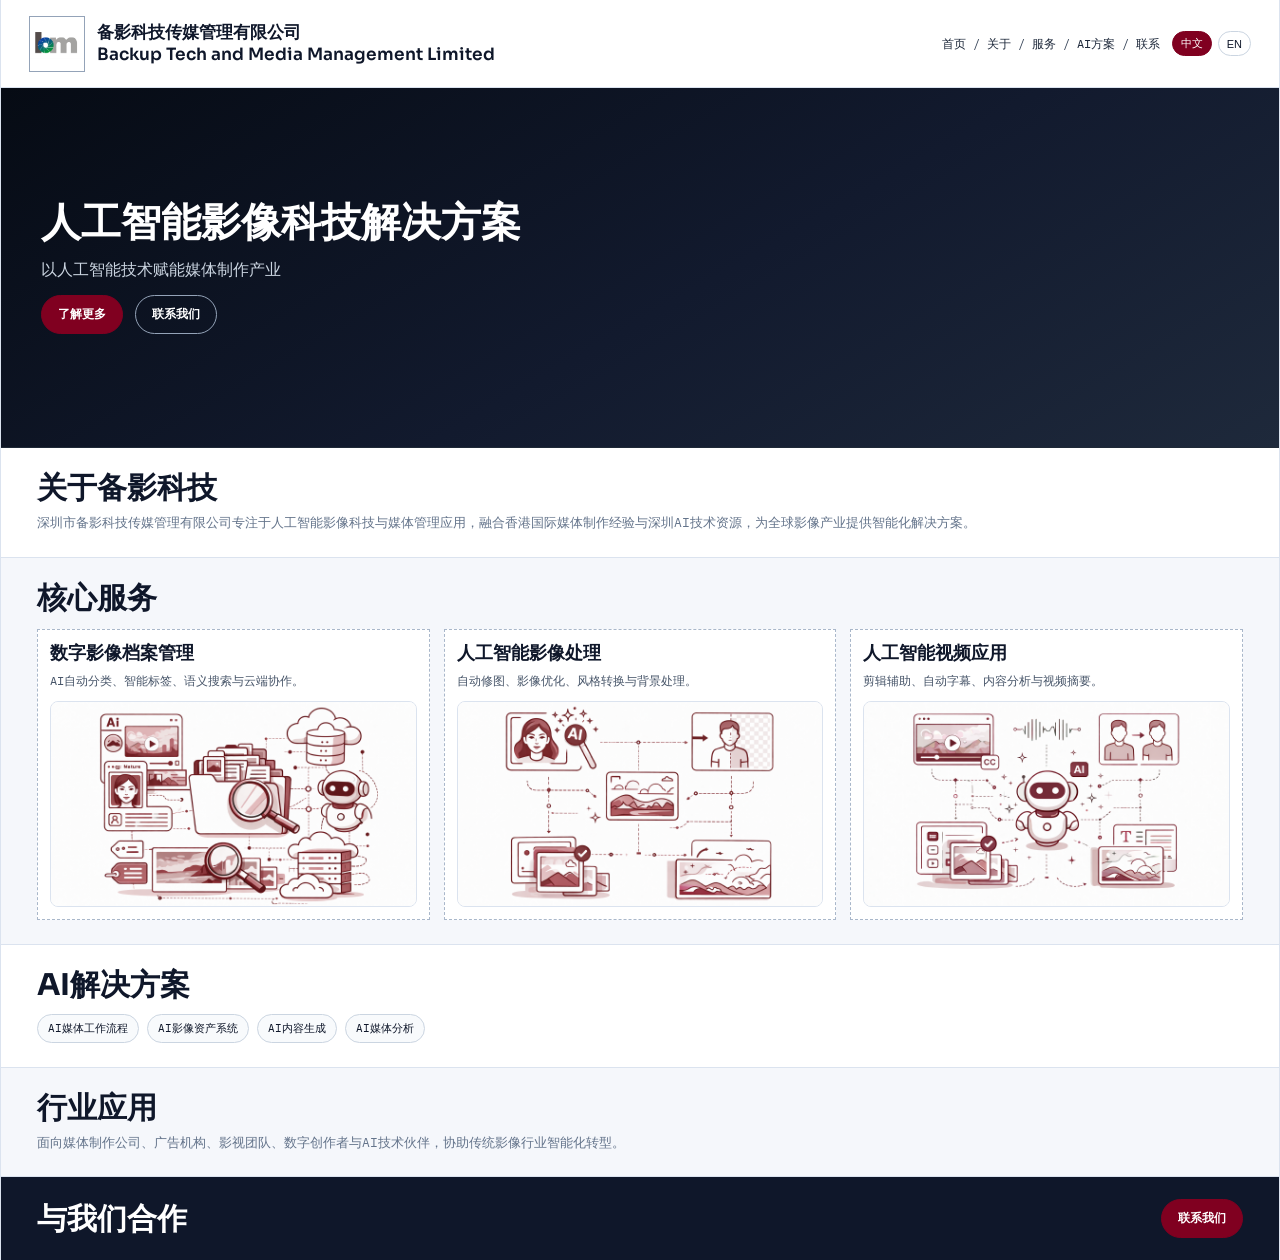
<file: index.html>
<!doctype html>
<html lang="zh-CN">
<head>
  <meta charset="utf-8" />
  <meta name="viewport" content="width=device-width,initial-scale=1" />
  <title>首页 - Backup Tech</title>
  <link rel="preconnect" href="https://fonts.googleapis.com" />
  <link rel="preconnect" href="https://fonts.gstatic.com" crossorigin />
  <link href="https://fonts.googleapis.com/css2?family=Sora:wght@600&family=IBM+Plex+Mono:wght@400;500&display=swap" rel="stylesheet" />
  <link rel="stylesheet" href="./styles.css" />
</head>
<body>
  <div class="site">
    <header class="top">
      <div class="brand"><div class="logo-box"><img src="./logo.jpeg" alt="Backup Tech Logo" /></div><span data-i18n-key="brand"></span></div>
      <div class="top-right">
        <div class="menu">
          <a href="./index.html" data-i18n-key="nav_home"></a> /
          <a href="./about.html" data-i18n-key="nav_about"></a> /
          <a href="./services.html" data-i18n-key="nav_services"></a> /
          <a href="./ai-solutions.html" data-i18n-key="nav_ai"></a> /
          <a href="./contact-chatbot.html" data-i18n-key="nav_contact"></a>
        </div>
        <div class="lang-toggle">
          <button class="lang-btn" type="button" data-lang-switch="zh">中文</button>
          <button class="lang-btn" type="button" data-lang-switch="en">EN</button>
        </div>
      </div>
    </header>

    <section class="hero">
      <h1 data-i18n-key="hero_title"></h1>
      <p data-i18n-key="hero_sub"></p>
      <div class="btns">
        <a class="btn primary" href="./about.html" data-i18n-key="hero_btn_1"></a>
        <a class="btn secondary" href="./contact-chatbot.html" data-i18n-key="hero_btn_2"></a>
      </div>
    </section>

    <section class="sec white">
      <h2 data-i18n-key="about_title"></h2>
      <p class="sub" data-i18n-key="about_text"></p>
    </section>

    <section class="sec">
      <h2 data-i18n-key="services_title"></h2>
      <div class="cards">
        <div class="card">
          <h3 data-i18n-key="svc_1_t"></h3>
          <p data-i18n-key="svc_1_d"></p>
          <img class="card-media" src="./image/index_files.png" alt="数字影像档案管理示意图" />
        </div>
        <div class="card">
          <h3 data-i18n-key="svc_2_t"></h3>
          <p data-i18n-key="svc_2_d"></p>
          <img class="card-media" src="./image/index_image.png" alt="人工智能影像处理示意图" />
        </div>
        <div class="card">
          <h3 data-i18n-key="svc_3_t"></h3>
          <p data-i18n-key="svc_3_d"></p>
          <img class="card-media" src="./image/index_video.png" alt="人工智能视频应用示意图" />
        </div>
      </div>
    </section>

    <section class="sec white">
      <h2 data-i18n-key="ai_title"></h2>
      <div class="chips">
        <span class="chip" data-i18n-key="ai_chip_1"></span>
        <span class="chip" data-i18n-key="ai_chip_2"></span>
        <span class="chip" data-i18n-key="ai_chip_3"></span>
        <span class="chip" data-i18n-key="ai_chip_4"></span>
      </div>
    </section>

    <section class="sec">
      <h2 data-i18n-key="industry_title"></h2>
      <p class="sub" data-i18n-key="industry_text"></p>
    </section>

    <section class="cta">
      <h3 data-i18n-key="cta_title"></h3>
      <a class="btn primary" href="./contact-chatbot.html" data-i18n-key="cta_btn"></a>
    </section>
  </div>

  <script>
    window.I18N = {
      zh: {
        __title: '首页 - Backup Tech',
        brand: '备影科技传媒管理有限公司<br>Backup Tech and Media Management Limited',
        nav_home: '首页', nav_about: '关于', nav_services: '服务', nav_ai: 'AI方案', nav_contact: '联系',
        hero_title: '人工智能影像科技解决方案',
        hero_sub: '以人工智能技术赋能媒体制作产业',
        hero_btn_1: '了解更多', hero_btn_2: '联系我们',
        about_title: '关于备影科技',
        about_text: '深圳市备影科技传媒管理有限公司专注于人工智能影像科技与媒体管理应用，融合香港国际媒体制作经验与深圳AI技术资源，为全球影像产业提供智能化解决方案。',
        services_title: '核心服务',
        svc_1_t: '数字影像档案管理', svc_1_d: 'AI自动分类、智能标签、语义搜索与云端协作。',
        svc_2_t: '人工智能影像处理', svc_2_d: '自动修图、影像优化、风格转换与背景处理。',
        svc_3_t: '人工智能视频应用', svc_3_d: '剪辑辅助、自动字幕、内容分析与视频摘要。',
        ai_title: 'AI解决方案',
        ai_chip_1: 'AI媒体工作流程', ai_chip_2: 'AI影像资产系统', ai_chip_3: 'AI内容生成', ai_chip_4: 'AI媒体分析',
        industry_title: '行业应用',
        industry_text: '面向媒体制作公司、广告机构、影视团队、数字创作者与AI技术伙伴，协助传统影像行业智能化转型。',
        cta_title: '与我们合作', cta_btn: '联系我们'
      },
      en: {
        __title: 'Home - Backup Tech',
        brand: 'Backup Tech and Media Management Limited<br>备影科技传媒管理有限公司',
        nav_home: 'Home', nav_about: 'About', nav_services: 'Services', nav_ai: 'AI Solutions', nav_contact: 'Contact',
        hero_title: 'AI-Powered Visual Media Technology',
        hero_sub: 'Empowering the media production industry with AI technology.',
        hero_btn_1: 'Learn More', hero_btn_2: 'Contact Us',
        about_title: 'About Backup Tech',
        about_text: 'Backup Tech and Media Management Limited focuses on AI visual media technology and media workflow innovation, combining Hong Kong production expertise with Shenzhen AI resources for global media teams.',
        services_title: 'Our Services',
        svc_1_t: 'Digital Media Asset Management', svc_1_d: 'AI auto-tagging, semantic search, and cloud collaboration.',
        svc_2_t: 'AI Image Processing', svc_2_d: 'Automatic retouching, enhancement, style transfer, and background processing.',
        svc_3_t: 'AI Video Applications', svc_3_d: 'Editing assistance, auto subtitles, content analysis, and summaries.',
        ai_title: 'AI Solutions',
        ai_chip_1: 'AI Media Workflow', ai_chip_2: 'AI Asset Intelligence', ai_chip_3: 'AI Content Generation', ai_chip_4: 'AI Media Analysis',
        industry_title: 'Industry Applications',
        industry_text: 'Serving media production houses, advertising agencies, film studios, digital creators, and AI technology partners.',
        cta_title: 'Work With Us', cta_btn: 'Contact Us'
      }
    };
  </script>
  <script src="./i18n.js"></script>
</body>
</html>
</file>
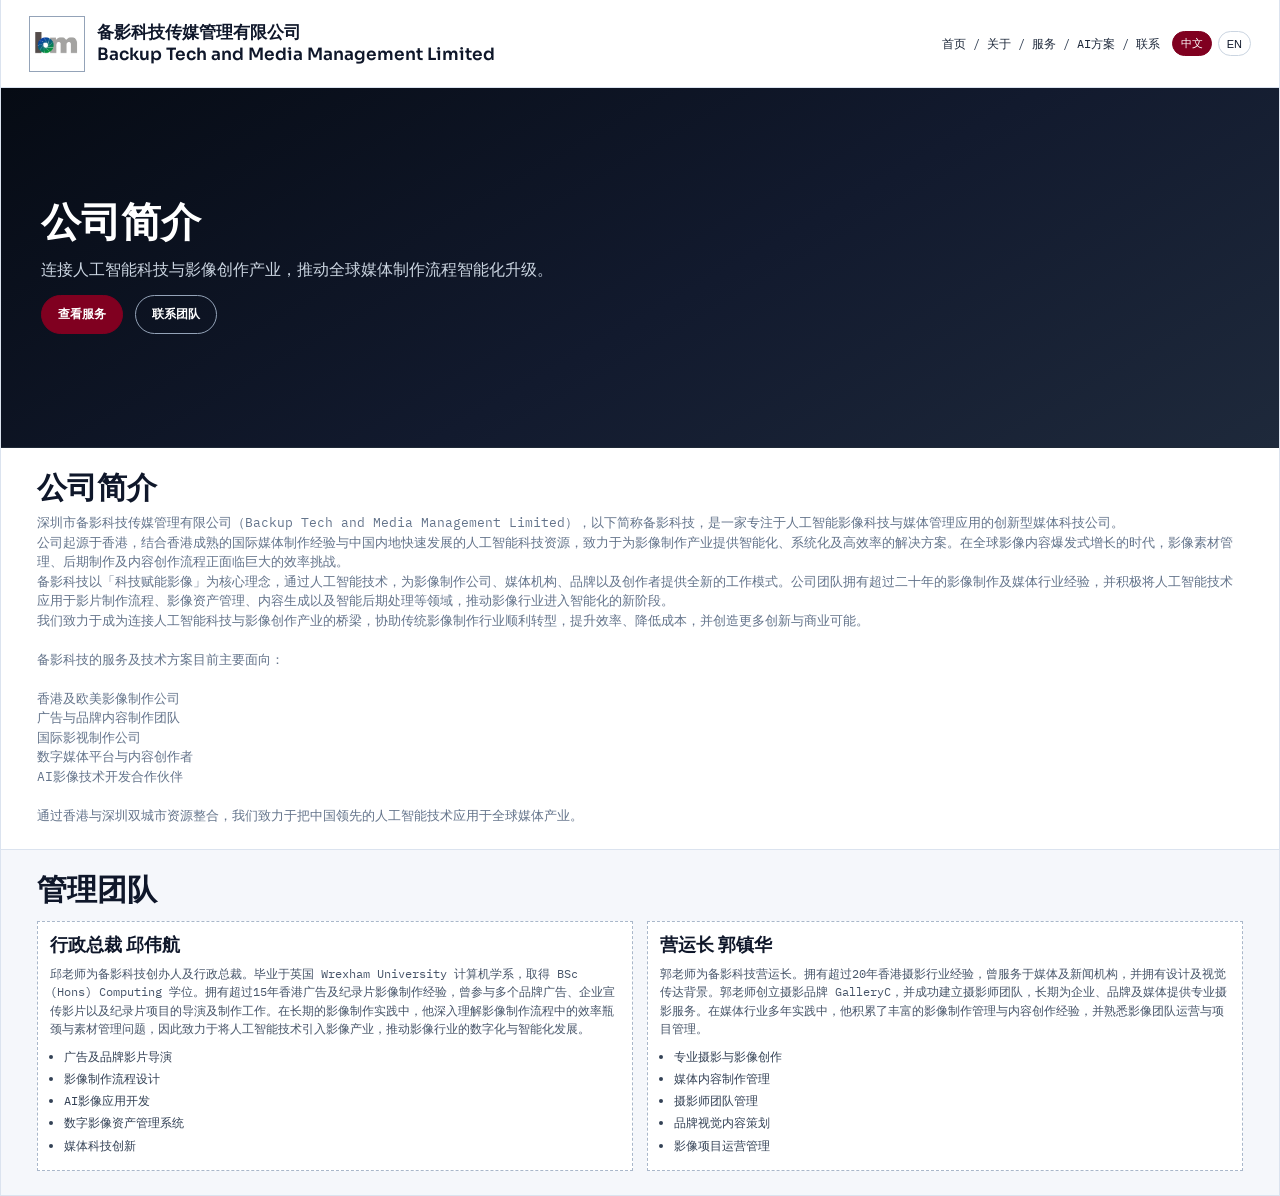
<file: about.html>
<!doctype html>
<html lang="zh-CN">
<head>
  <meta charset="utf-8" />
  <meta name="viewport" content="width=device-width,initial-scale=1" />
  <title>关于 - Backup Tech</title>
  <link rel="preconnect" href="https://fonts.googleapis.com" />
  <link rel="preconnect" href="https://fonts.gstatic.com" crossorigin />
  <link href="https://fonts.googleapis.com/css2?family=Sora:wght@600&family=IBM+Plex+Mono:wght@400;500&display=swap" rel="stylesheet" />
  <link rel="stylesheet" href="./styles.css" />
</head>
<body>
  <div class="site">
    <header class="top">
      <div class="brand"><div class="logo-box"><img src="./logo.jpeg" alt="Backup Tech Logo" /></div><span data-i18n-key="brand"></span></div>
      <div class="top-right">
        <div class="menu">
          <a href="./index.html" data-i18n-key="nav_home"></a> /
          <a href="./about.html" data-i18n-key="nav_about"></a> /
          <a href="./services.html" data-i18n-key="nav_services"></a> /
          <a href="./ai-solutions.html" data-i18n-key="nav_ai"></a> /
          <a href="./contact-chatbot.html" data-i18n-key="nav_contact"></a>
        </div>
        <div class="lang-toggle"><button class="lang-btn" type="button" data-lang-switch="zh">中文</button><button class="lang-btn" type="button" data-lang-switch="en">EN</button></div>
      </div>
    </header>

    <section class="hero">
      <h1 data-i18n-key="hero_title"></h1>
      <p data-i18n-key="hero_sub"></p>
      <div class="btns">
        <a class="btn primary" href="./services.html" data-i18n-key="hero_btn_1"></a>
        <a class="btn secondary" href="./contact-chatbot.html" data-i18n-key="hero_btn_2"></a>
      </div>
    </section>

    <section class="sec white"><h2 data-i18n-key="overview_title"></h2><p class="sub" data-i18n-key="overview_text"></p></section>

    <section class="sec">
      <h2 data-i18n-key="team_title"></h2>
      <div class="cards grid2">
        <div class="card">
          <h3 data-i18n-key="ceo_title"></h3>
          <p data-i18n-key="ceo_desc"></p>
          <ul class="list">
            <li data-i18n-key="ceo_l1"></li><li data-i18n-key="ceo_l2"></li><li data-i18n-key="ceo_l3"></li><li data-i18n-key="ceo_l4"></li><li data-i18n-key="ceo_l5"></li>
          </ul>
        </div>
        <div class="card">
          <h3 data-i18n-key="coo_title"></h3>
          <p data-i18n-key="coo_desc"></p>
          <ul class="list">
            <li data-i18n-key="coo_l1"></li><li data-i18n-key="coo_l2"></li><li data-i18n-key="coo_l3"></li><li data-i18n-key="coo_l4"></li><li data-i18n-key="coo_l5"></li>
          </ul>
        </div>
      </div>
    </section>
  </div>

  <script>
    window.I18N = {
      zh: {
        __title: '关于 - Backup Tech',
        brand: '备影科技传媒管理有限公司<br>Backup Tech and Media Management Limited',
        nav_home: '首页', nav_about: '关于', nav_services: '服务', nav_ai: 'AI方案', nav_contact: '联系',
        hero_title: '公司简介', hero_sub: '连接人工智能科技与影像创作产业，推动全球媒体制作流程智能化升级。', hero_btn_1: '查看服务', hero_btn_2: '联系团队',
        overview_title: '公司简介', overview_text: '深圳市备影科技传媒管理有限公司（Backup Tech and Media Management Limited），以下简称备影科技，是一家专注于人工智能影像科技与媒体管理应用的创新型媒体科技公司。<br>公司起源于香港，结合香港成熟的国际媒体制作经验与中国内地快速发展的人工智能科技资源，致力于为影像制作产业提供智能化、系统化及高效率的解决方案。在全球影像内容爆发式增长的时代，影像素材管理、后期制作及内容创作流程正面临巨大的效率挑战。<br>备影科技以「科技赋能影像」为核心理念，通过人工智能技术，为影像制作公司、媒体机构、品牌以及创作者提供全新的工作模式。公司团队拥有超过二十年的影像制作及媒体行业经验，并积极将人工智能技术应用于影片制作流程、影像资产管理、内容生成以及智能后期处理等领域，推动影像行业进入智能化的新阶段。<br>我们致力于成为连接人工智能科技与影像创作产业的桥梁，协助传统影像制作行业顺利转型，提升效率、降低成本，并创造更多创新与商业可能。<br><br>备影科技的服务及技术方案目前主要面向：<br><br>香港及欧美影像制作公司<br>广告与品牌内容制作团队<br>国际影视制作公司<br>数字媒体平台与内容创作者<br>AI影像技术开发合作伙伴<br><br>通过香港与深圳双城市资源整合，我们致力于把中国领先的人工智能技术应用于全球媒体产业。',
        team_title: '管理团队',
        ceo_title: '行政总裁 邱伟航', ceo_desc: '邱老师为备影科技创办人及行政总裁。毕业于英国 Wrexham University 计算机学系，取得 BSc (Hons) Computing 学位。拥有超过15年香港广告及纪录片影像制作经验，曾参与多个品牌广告、企业宣传影片以及纪录片项目的导演及制作工作。在长期的影像制作实践中，他深入理解影像制作流程中的效率瓶颈与素材管理问题，因此致力于将人工智能技术引入影像产业，推动影像行业的数字化与智能化发展。',
        ceo_l1: '广告及品牌影片导演', ceo_l2: '影像制作流程设计', ceo_l3: 'AI影像应用开发', ceo_l4: '数字影像资产管理系统', ceo_l5: '媒体科技创新',
        coo_title: '营运长 郭镇华', coo_desc: '郭老师为备影科技营运长。拥有超过20年香港摄影行业经验，曾服务于媒体及新闻机构，并拥有设计及视觉传达背景。郭老师创立摄影品牌 GalleryC，并成功建立摄影师团队，长期为企业、品牌及媒体提供专业摄影服务。在媒体行业多年实践中，他积累了丰富的影像制作管理与内容创作经验，并熟悉影像团队运营与项目管理。',
        coo_l1: '专业摄影与影像创作', coo_l2: '媒体内容制作管理', coo_l3: '摄影师团队管理', coo_l4: '品牌视觉内容策划', coo_l5: '影像项目运营管理'
      },
      en: {
        __title: 'About - Backup Tech',
        brand: 'Backup Tech and Media Management Limited<br>备影科技传媒管理有限公司',
        nav_home: 'Home', nav_about: 'About', nav_services: 'Services', nav_ai: 'AI Solutions', nav_contact: 'Contact',
        hero_title: 'Company Profile', hero_sub: 'Connecting AI technology with the visual content creation industry to drive intelligent upgrades across global media production workflows.', hero_btn_1: 'Explore Services', hero_btn_2: 'Contact Team',
        overview_title: 'Company Profile', overview_text: 'Shenzhen Backup Tech and Media Management Limited (Backup Tech and Media Management Limited), hereinafter referred to as Backup Tech, is an innovative media technology company focused on AI visual technology and media management applications.<br>Originating in Hong Kong, the company combines Hong Kong&rsquo;s mature international media production experience with Mainland China&rsquo;s rapidly developing AI technology resources, and is committed to providing intelligent, systematic, and highly efficient solutions for the visual production industry. In an era of explosive growth in global visual content, media asset management, post-production, and content creation workflows are facing significant efficiency challenges.<br>With the core philosophy of &ldquo;Empowering Visual Media Through Technology,&rdquo; Backup Tech uses AI technology to provide production companies, media organizations, brands, and creators with entirely new ways of working. The team brings over 20 years of experience in visual production and media, and actively applies AI to film production workflows, visual asset management, content generation, and intelligent post-production, helping the industry enter a new stage of intelligence.<br>We are committed to becoming the bridge between AI technology and the visual content creation industry, helping traditional visual production teams transition smoothly, improve efficiency, reduce costs, and create more room for innovation and business growth.<br><br>Backup Tech&rsquo;s services and technology solutions are currently focused on:<br><br>Visual production companies in Hong Kong, Europe, and the United States<br>Advertising and branded content production teams<br>International film and television production companies<br>Digital media platforms and content creators<br>AI visual technology development partners<br><br>Through integrated resources across Hong Kong and Shenzhen, we are committed to applying China&rsquo;s leading AI technology to the global media industry.',
        vision_title: 'Vision', vision_text: 'To become the bridge between AI technology and the visual media industry worldwide.',
        mission_title: 'Mission', mission_text: 'Help traditional media teams transform, improve efficiency, reduce costs, and unlock new business opportunities.',
        team_title: 'Management Team',
        ceo_title: 'CEO Tarrison Yau', ceo_desc: 'Mr. Yau is the founder and CEO of Backup Tech. He graduated from the Department of Computing at Wrexham University (UK) with a BSc (Hons) Computing degree. He has over 15 years of experience in Hong Kong advertising and documentary production, and has directed and produced multiple brand commercials, corporate films, and documentary projects. Through long-term production practice, he developed deep insight into workflow bottlenecks and asset management challenges in visual production, which drives his commitment to introducing AI technology into the industry and advancing its digital and intelligent transformation.',
        ceo_l1: 'Commercial and brand film direction', ceo_l2: 'Production workflow design', ceo_l3: 'AI visual application development', ceo_l4: 'Digital asset management systems', ceo_l5: 'Media technology innovation',
        coo_title: 'COO Billy Kwok', coo_desc: 'Mr. Kwok is the COO of Backup Tech. He has over 20 years of experience in Hong Kong&rsquo;s photography industry, with a background in media and news organizations, as well as design and visual communication. He founded the photography brand GalleryC and successfully built a photographer team that has long provided professional photography services for enterprises, brands, and media organizations. Years of hands-on work in the media industry have given him extensive experience in production management and content creation, along with deep familiarity with team operations and project management in visual media.',
        coo_l1: 'Professional photography and visual creation', coo_l2: 'Media content production management', coo_l3: 'Photographer team management', coo_l4: 'Brand visual content planning', coo_l5: 'Project operations management'
      }
    };
  </script>
  <script src="./i18n.js"></script>
</body>
</html>
</file>
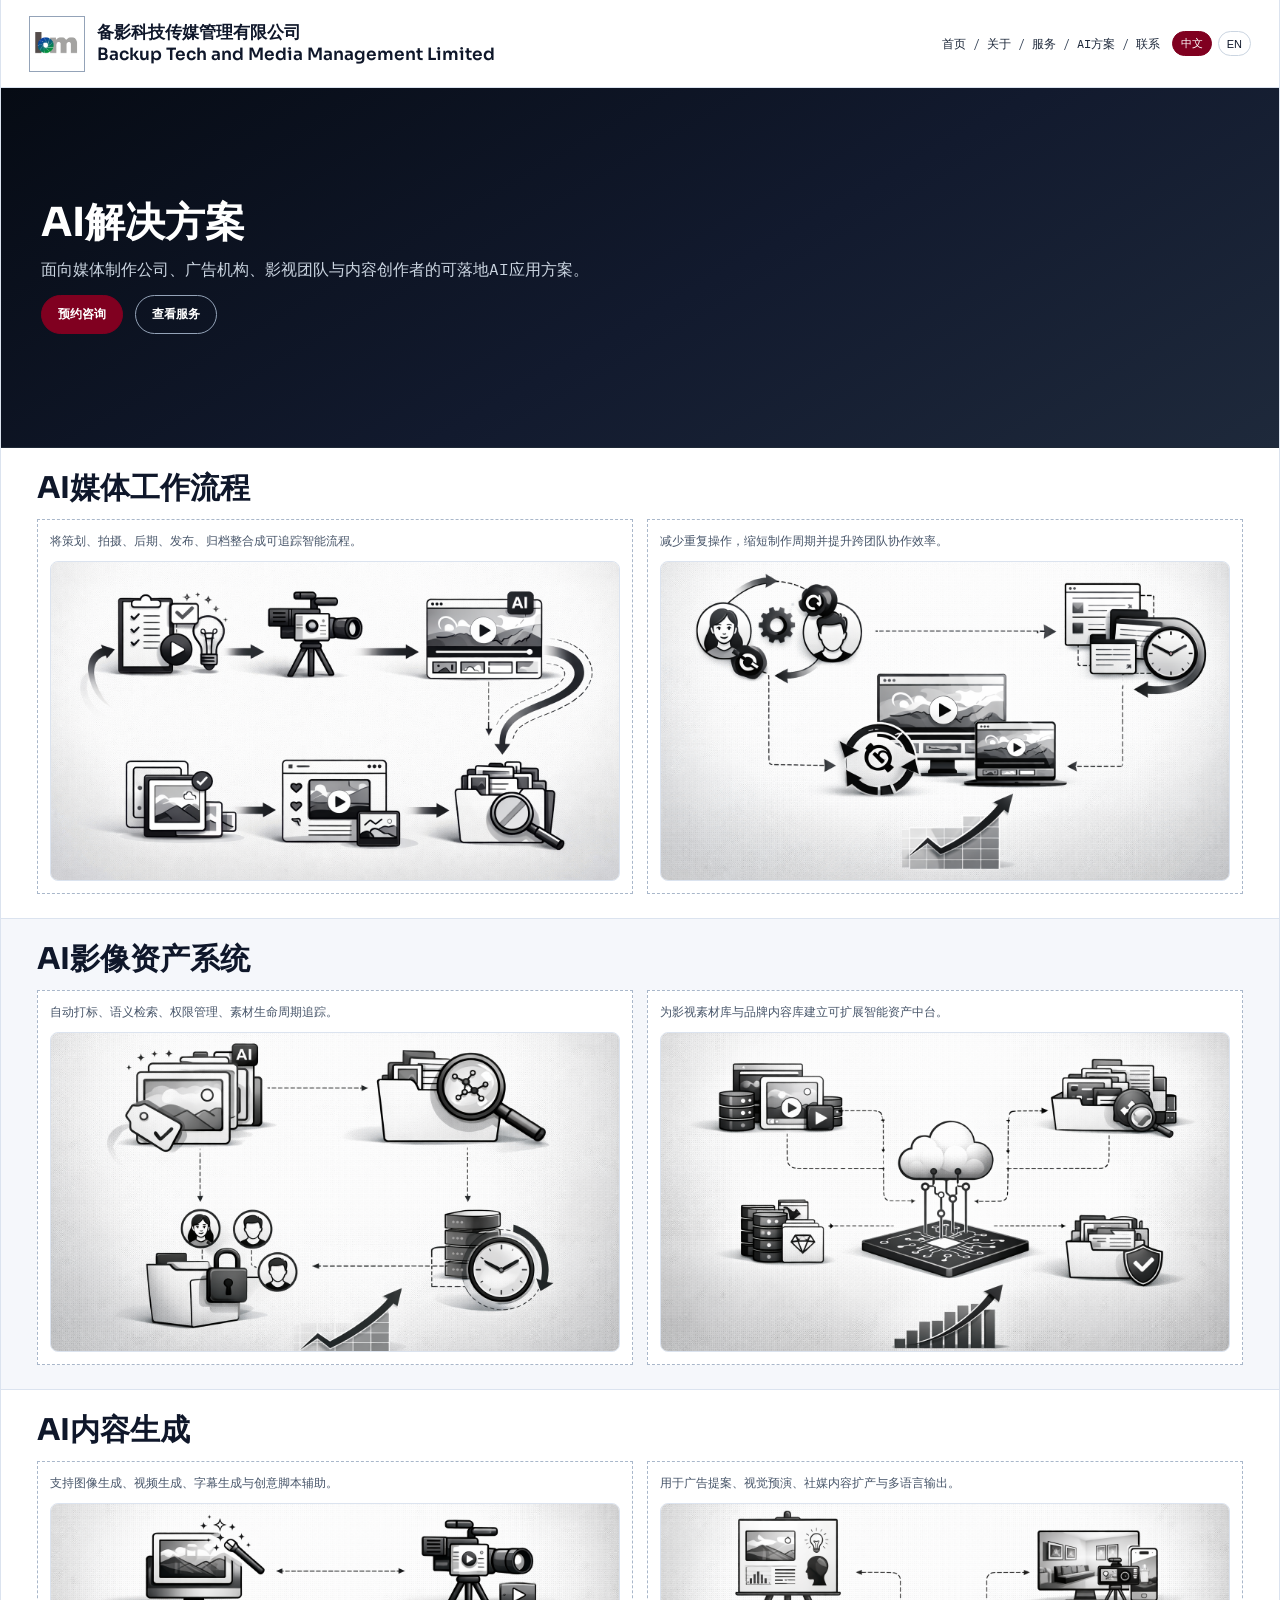
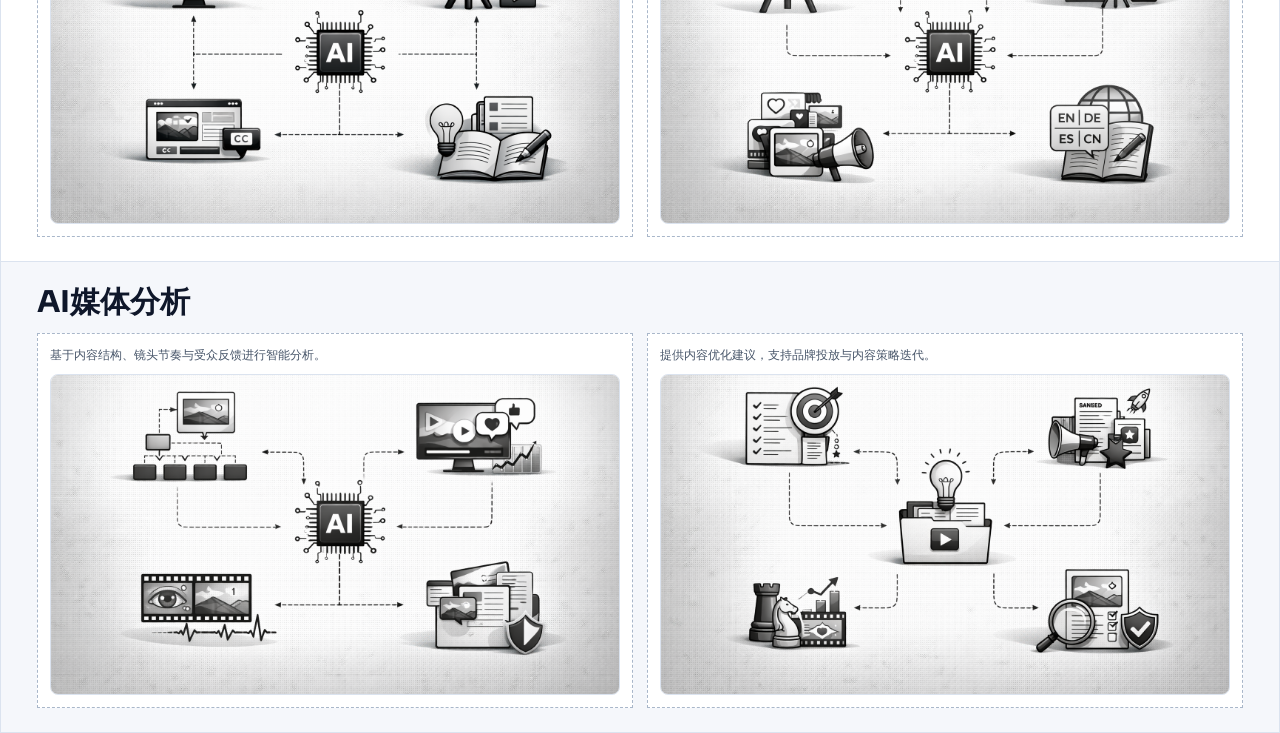
<file: ai-solutions.html>
<!doctype html>
<html lang="zh-CN">
<head>
  <meta charset="utf-8" />
  <meta name="viewport" content="width=device-width,initial-scale=1" />
  <title>AI方案 - Backup Tech</title>
  <link rel="preconnect" href="https://fonts.googleapis.com" />
  <link rel="preconnect" href="https://fonts.gstatic.com" crossorigin />
  <link href="https://fonts.googleapis.com/css2?family=Sora:wght@600&family=IBM+Plex+Mono:wght@400;500&display=swap" rel="stylesheet" />
  <link rel="stylesheet" href="./styles.css" />
</head>
<body>
  <div class="site">
    <header class="top">
      <div class="brand"><div class="logo-box"><img src="./logo.jpeg" alt="Backup Tech Logo" /></div><span data-i18n-key="brand"></span></div>
      <div class="top-right"><div class="menu"><a href="./index.html" data-i18n-key="nav_home"></a> / <a href="./about.html" data-i18n-key="nav_about"></a> / <a href="./services.html" data-i18n-key="nav_services"></a> / <a href="./ai-solutions.html" data-i18n-key="nav_ai"></a> / <a href="./contact-chatbot.html" data-i18n-key="nav_contact"></a></div><div class="lang-toggle"><button class="lang-btn" type="button" data-lang-switch="zh">中文</button><button class="lang-btn" type="button" data-lang-switch="en">EN</button></div></div>
    </header>

    <section class="hero"><h1 data-i18n-key="hero_title"></h1><p data-i18n-key="hero_sub"></p><div class="btns"><a class="btn primary" href="./contact-chatbot.html" data-i18n-key="hero_btn_1"></a><a class="btn secondary" href="./services.html" data-i18n-key="hero_btn_2"></a></div></section>
    <section class="sec white">
      <h2 data-i18n-key="a1_title"></h2>
      <div class="cards grid2">
        <div class="card"><p data-i18n-key="a1_d1"></p><img class="card-media" src="./image/ai_A1_left.png" alt="AI媒体工作流程左侧示意图" /></div>
        <div class="card"><p data-i18n-key="a1_d2"></p><img class="card-media" src="./image/ai_A2_right.png" alt="AI媒体工作流程右侧示意图" /></div>
      </div>
    </section>
    <section class="sec">
      <h2 data-i18n-key="a2_title"></h2>
      <div class="cards grid2">
        <div class="card"><p data-i18n-key="a2_d1"></p><img class="card-media" src="./image/ai_B1_left.png" alt="AI影像资产系统左侧示意图" /></div>
        <div class="card"><p data-i18n-key="a2_d2"></p><img class="card-media" src="./image/ai_B2_right.png" alt="AI影像资产系统右侧示意图" /></div>
      </div>
    </section>
    <section class="sec white">
      <h2 data-i18n-key="a3_title"></h2>
      <div class="cards grid2">
        <div class="card"><p data-i18n-key="a3_d1"></p><img class="card-media" src="./image/ai_C1_left.png" alt="AI内容生成左侧示意图" /></div>
        <div class="card"><p data-i18n-key="a3_d2"></p><img class="card-media" src="./image/ai_C2_right.png" alt="AI内容生成右侧示意图" /></div>
      </div>
    </section>
    <section class="sec">
      <h2 data-i18n-key="a4_title"></h2>
      <div class="cards grid2">
        <div class="card"><p data-i18n-key="a4_d1"></p><img class="card-media" src="./image/ai_D1_left.png" alt="AI媒体分析左侧示意图" /></div>
        <div class="card"><p data-i18n-key="a4_d2"></p><img class="card-media" src="./image/ai_D2_right.png" alt="AI媒体分析右侧示意图" /></div>
      </div>
    </section>
  </div>

  <script>
    window.I18N = {
      zh: { __title:'AI方案 - Backup Tech', brand:'备影科技传媒管理有限公司<br>Backup Tech and Media Management Limited', nav_home:'首页', nav_about:'关于', nav_services:'服务', nav_ai:'AI方案', nav_contact:'联系', hero_title:'AI解决方案', hero_sub:'面向媒体制作公司、广告机构、影视团队与内容创作者的可落地AI应用方案。', hero_btn_1:'预约咨询', hero_btn_2:'查看服务', a1_title:'AI媒体工作流程', a1_d1:'将策划、拍摄、后期、发布、归档整合成可追踪智能流程。', a1_d2:'减少重复操作，缩短制作周期并提升跨团队协作效率。', a2_title:'AI影像资产系统', a2_d1:'自动打标、语义检索、权限管理、素材生命周期追踪。', a2_d2:'为影视素材库与品牌内容库建立可扩展智能资产中台。', a3_title:'AI内容生成', a3_d1:'支持图像生成、视频生成、字幕生成与创意脚本辅助。', a3_d2:'用于广告提案、视觉预演、社媒内容扩产与多语言输出。', a4_title:'AI媒体分析', a4_d1:'基于内容结构、镜头节奏与受众反馈进行智能分析。', a4_d2:'提供内容优化建议，支持品牌投放与内容策略迭代。' },
      en: { __title:'AI Solutions - Backup Tech', brand:'Backup Tech and Media Management Limited<br>备影科技传媒管理有限公司', nav_home:'Home', nav_about:'About', nav_services:'Services', nav_ai:'AI Solutions', nav_contact:'Contact', hero_title:'AI Solutions', hero_sub:'Practical AI solution packages for media producers, agencies, studios, and digital creators.', hero_btn_1:'Book Consultation', hero_btn_2:'View Services', a1_title:'AI Media Workflow', a1_d1:'Integrates planning, shooting, post, publishing, and archiving into one intelligent workflow.', a1_d2:'Reduces repetitive tasks, shortens delivery cycles, and improves collaboration.', a2_title:'AI Media Asset Intelligence', a2_d1:'Auto-tagging, semantic search, permissions control, and asset lifecycle tracking.', a2_d2:'Builds a scalable intelligent asset hub for film and brand content libraries.', a3_title:'AI Content Generation', a3_d1:'Supports image generation, video generation, subtitles, and script assistance.', a3_d2:'Useful for ad proposals, visual pre-production, social content scaling, and multilingual output.', a4_title:'AI Media Analysis', a4_d1:'Analyzes structure, pacing, and audience feedback with AI.', a4_d2:'Provides optimization insights for campaigns and content strategies.' }
    };
  </script>
  <script src="./i18n.js"></script>
</body>
</html>
</file>
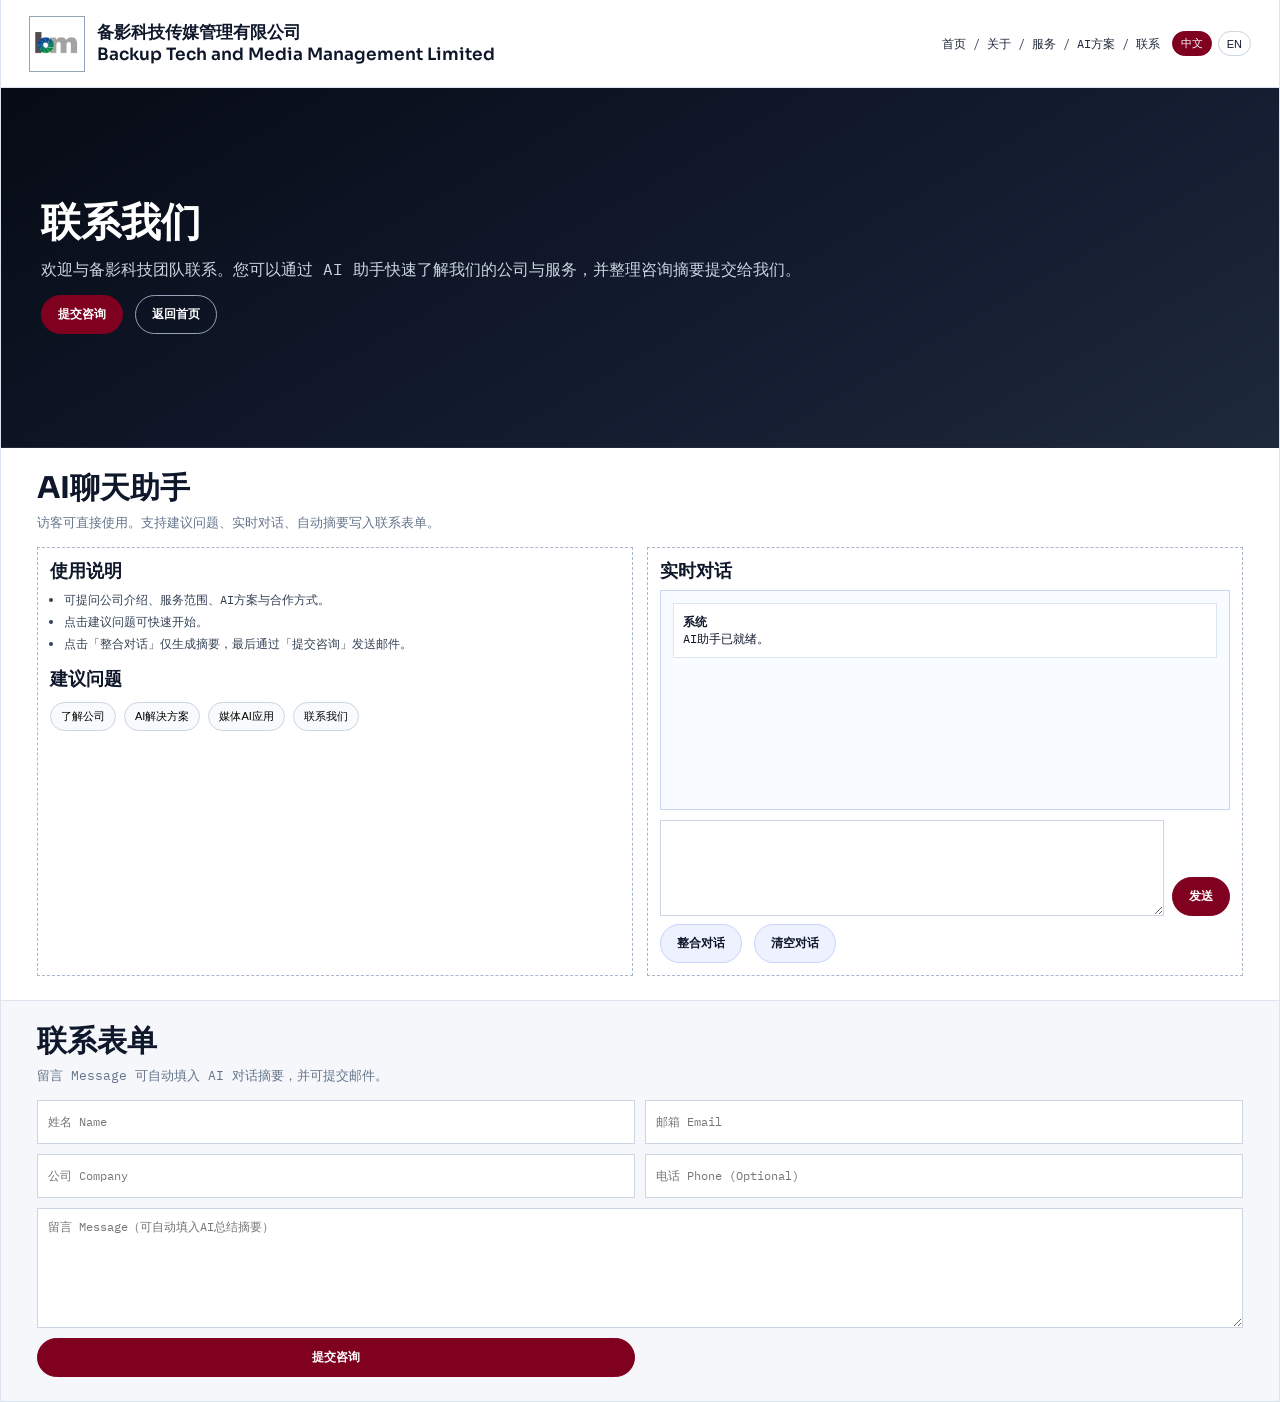
<file: contact-chatbot.html>
<!doctype html>
<html lang="zh-CN">
<head>
  <meta charset="utf-8" />
  <meta name="viewport" content="width=device-width,initial-scale=1" />
  <title>联系 - Backup Tech</title>
  <link rel="preconnect" href="https://fonts.googleapis.com" />
  <link rel="preconnect" href="https://fonts.gstatic.com" crossorigin />
  <link href="https://fonts.googleapis.com/css2?family=Sora:wght@600&family=IBM+Plex+Mono:wght@400;500&display=swap" rel="stylesheet" />
  <link rel="stylesheet" href="./styles.css" />
</head>
<body>
  <div class="site">
    <header class="top">
      <div class="brand"><div class="logo-box"><img src="./logo.jpeg" alt="Backup Tech Logo" /></div><span data-i18n-key="brand"></span></div>
      <div class="top-right">
        <div class="menu"><a href="./index.html" data-i18n-key="nav_home"></a> / <a href="./about.html" data-i18n-key="nav_about"></a> / <a href="./services.html" data-i18n-key="nav_services"></a> / <a href="./ai-solutions.html" data-i18n-key="nav_ai"></a> / <a href="./contact-chatbot.html" data-i18n-key="nav_contact"></a></div>
        <div class="lang-toggle"><button class="lang-btn" type="button" data-lang-switch="zh">中文</button><button class="lang-btn" type="button" data-lang-switch="en">EN</button></div>
      </div>
    </header>

    <section class="hero">
      <h1 data-i18n-key="hero_title"></h1>
      <p data-i18n-key="hero_sub"></p>
      <div class="btns">
        <a class="btn primary" href="#form" data-i18n-key="hero_btn_1"></a>
        <a class="btn secondary" href="./index.html" data-i18n-key="hero_btn_2"></a>
      </div>
    </section>

    <section class="sec white">
      <h2 data-i18n-key="chat_title"></h2>
      <p class="sub" data-i18n-key="chat_sub"></p>
      <div class="cards grid2">
        <div class="card">
          <h3 data-i18n-key="how_title"></h3>
          <ul class="list"><li data-i18n-key="how_1"></li><li data-i18n-key="how_2"></li><li data-i18n-key="how_3"></li></ul>
          <h3 style="margin-top:14px" data-i18n-key="suggest_title"></h3>
          <div class="chips">
            <button class="chip ask" data-q-zh="我们公司是做什么的？" data-q-en="What does your company do?" data-i18n-key="sug_1"></button>
            <button class="chip ask" data-q-zh="你们提供哪些AI服务？" data-q-en="What AI services do you provide?" data-i18n-key="sug_2"></button>
            <button class="chip ask" data-q-zh="AI影像处理有什么应用？" data-q-en="How can AI image processing help media production?" data-i18n-key="sug_3"></button>
            <button class="chip ask" data-q-zh="你们是否提供定制AI开发？" data-q-en="Do you provide custom AI development?" data-i18n-key="sug_4"></button>
          </div>
        </div>

        <div class="card">
          <h3 data-i18n-key="live_title"></h3>
          <div id="chatLog" class="chatbox"></div>
          <div class="chat-input-row">
            <textarea id="chatInput" class="textarea" data-i18n-placeholder="chat_placeholder"></textarea>
            <button id="sendBtn" class="btn primary" type="button" data-i18n-key="send_btn"></button>
          </div>
          <div class="btns" style="margin-top:8px">
            <button id="summarizeBtn" class="btn ghost" type="button" data-i18n-key="summary_btn"></button>
            <button id="clearBtn" class="btn ghost" type="button" data-i18n-key="clear_btn"></button>
          </div>
        </div>
      </div>
    </section>

    <section class="sec" id="form">
      <h2 data-i18n-key="form_title"></h2>
      <p class="sub" data-i18n-key="form_sub"></p>
      <form id="inquiryForm" class="form-grid">
        <input class="input" name="name" data-i18n-placeholder="ph_name" required />
        <input class="input" type="email" name="email" data-i18n-placeholder="ph_email" required />
        <input class="input" name="company" data-i18n-placeholder="ph_company" />
        <input class="input" name="phone" data-i18n-placeholder="ph_phone" />
        <textarea id="messageField" class="textarea full" name="message" data-i18n-placeholder="ph_message" required></textarea>
        <button id="submitBtn" class="btn primary" type="submit" data-i18n-key="submit_btn"></button>
      </form>
    </section>
  </div>

  <script>
    window.I18N = {
      zh: {
        __title:'联系 - Backup Tech', brand:'备影科技传媒管理有限公司<br>Backup Tech and Media Management Limited', nav_home:'首页', nav_about:'关于', nav_services:'服务', nav_ai:'AI方案', nav_contact:'联系', hero_title:'联系我们', hero_sub:'欢迎与备影科技团队联系。您可以通过 AI 助手快速了解我们的公司与服务，并整理咨询摘要提交给我们。', hero_btn_1:'提交咨询', hero_btn_2:'返回首页', chat_title:'AI聊天助手', chat_sub:'访客可直接使用。支持建议问题、实时对话、自动摘要写入联系表单。', how_title:'使用说明', how_1:'可提问公司介绍、服务范围、AI方案与合作方式。', how_2:'点击建议问题可快速开始。', how_3:'点击「整合对话」仅生成摘要，最后通过「提交咨询」发送邮件。', suggest_title:'建议问题', sug_1:'了解公司', sug_2:'AI解决方案', sug_3:'媒体AI应用', sug_4:'联系我们', live_title:'实时对话', send_btn:'发送', summary_btn:'整合对话', clear_btn:'清空对话', form_title:'联系表单', form_sub:'留言 Message 可自动填入 AI 对话摘要，并可提交邮件。', submit_btn:'提交咨询', ph_name:'姓名 Name', ph_email:'邮箱 Email', ph_company:'公司 Company', ph_phone:'电话 Phone (Optional)', ph_message:'留言 Message（可自动填入AI总结摘要）', chat_ready:'AI助手已就绪。', chat_user:'用户', chat_ai:'AI助手', chat_sys:'系统', sending:'发送中...', empty_summary:'暂无对话可摘要。', summary_done:'已生成摘要并填入联系表单留言栏。', chat_cleared:'对话已清空。', chat_fail:'请求失败：', summary_fail:'摘要失败：', summary_prompt:'请将以下对话总结为给公司商务团队的咨询摘要，包含：客户需求、关注服务、预算/时间（如无则写未提供）、建议下一步。\n\n', sending_mail:'发送邮件中...', mail_sent:'已成功发送到公司邮箱。', mail_fail:'邮件发送失败：'
      },
      en: {
        __title:'Contact - Backup Tech', brand:'Backup Tech and Media Management Limited<br>备影科技传媒管理有限公司', nav_home:'Home', nav_about:'About', nav_services:'Services', nav_ai:'AI Solutions', nav_contact:'Contact', hero_title:'Contact Us', hero_sub:'Reach out to the Backup Tech team. Use our AI assistant to quickly understand our company and services, then auto-generate an inquiry summary.', hero_btn_1:'Submit Inquiry', hero_btn_2:'Back to Home', chat_title:'AI Chatbot', chat_sub:'Visitors can chat directly and generate inquiry summaries.', how_title:'How It Works', how_1:'Ask about company info, services, AI solutions, and collaboration.', how_2:'Use suggested questions to start quickly.', how_3:'Click summary to generate content only, then send email via Submit Inquiry.', suggest_title:'Suggested Questions', sug_1:'About Company', sug_2:'AI Solutions', sug_3:'Media AI Use Cases', sug_4:'Contact Us', live_title:'Live Chat', send_btn:'Send', summary_btn:'Summarize Conversation', clear_btn:'Clear Chat', form_title:'Contact Form', form_sub:'The message field can be auto-filled with AI summary and sent by email.', submit_btn:'Submit Inquiry', ph_name:'Name', ph_email:'Email', ph_company:'Company', ph_phone:'Phone (Optional)', ph_message:'Message (can be auto-filled with AI summary)', chat_ready:'AI assistant is ready.', chat_user:'User', chat_ai:'AI Assistant', chat_sys:'System', sending:'Sending...', empty_summary:'No conversation to summarize.', summary_done:'Summary generated and inserted into message field.', chat_cleared:'Chat history cleared.', chat_fail:'Request failed: ', summary_fail:'Summary failed: ', summary_prompt:'Please summarize this conversation for the business team. Include: client needs, service interests, budget/timeline (write Not provided if absent), and recommended next steps.\n\n', sending_mail:'Sending email...', mail_sent:'Inquiry email has been sent successfully.', mail_fail:'Email sending failed: '
      }
    };
  </script>
  <script src="./i18n.js"></script>
  <script>
    const chatLog = document.getElementById('chatLog');
    const chatInput = document.getElementById('chatInput');
    const sendBtn = document.getElementById('sendBtn');
    const summarizeBtn = document.getElementById('summarizeBtn');
    const clearBtn = document.getElementById('clearBtn');
    const messageField = document.getElementById('messageField');
    const inquiryForm = document.getElementById('inquiryForm');
    const submitBtn = document.getElementById('submitBtn');
    const history = [];
    window.currentLang = localStorage.getItem('site_lang') === 'en' ? 'en' : 'zh';

    function t(key) {
      const lang = window.currentLang || 'zh';
      return (window.I18N[lang] && window.I18N[lang][key]) || window.I18N.zh[key] || key;
    }

    function append(role, content) {
      const div = document.createElement('div');
      div.className = 'msg';
      div.innerHTML = `<strong>${role}</strong><br>${String(content).replace(/\n/g, '<br>')}`;
      chatLog.appendChild(div);
      chatLog.scrollTop = chatLog.scrollHeight;
    }

    function notifyMailResult(success, message) {
      if (success) {
        alert(message || t('mail_sent'));
      } else {
        alert(message || t('mail_fail'));
      }
    }

    function getFormPayload(overrideMessage) {
      return {
        name: inquiryForm.name.value.trim(),
        email: inquiryForm.email.value.trim(),
        company: inquiryForm.company.value.trim(),
        phone: inquiryForm.phone.value.trim(),
        message: (overrideMessage || messageField.value || '').trim(),
        lang: window.currentLang || 'zh'
      };
    }

    async function callChatApi(input, mode = 'chat') {
      const response = await fetch('/api/chat', {
        method: 'POST',
        headers: { 'Content-Type': 'application/json' },
        body: JSON.stringify({ history, input, mode, lang: window.currentLang || 'zh' })
      });
      const data = await response.json();
      if (!response.ok) throw new Error(data?.error || `API error ${response.status}`);
      return data.output || '';
    }

    async function sendInquiry(payload, source) {
      const response = await fetch('/api/inquiry', {
        method: 'POST',
        headers: { 'Content-Type': 'application/json' },
        body: JSON.stringify({ ...payload, source })
      });
      const data = await response.json();
      if (!response.ok) throw new Error(data?.error || `API error ${response.status}`);
      return data;
    }

    async function sendMessage(text) {
      const userText = (text || chatInput.value).trim();
      if (!userText) return;
      append(t('chat_user'), userText);
      history.push({ role: 'user', content: userText });
      chatInput.value = '';
      sendBtn.disabled = true;
      sendBtn.textContent = t('sending');
      try {
        const reply = await callChatApi(userText, 'chat');
        append(t('chat_ai'), reply);
        history.push({ role: 'assistant', content: reply });
      } catch (err) {
        append(t('chat_sys'), `${t('chat_fail')}${err.message}`);
      } finally {
        sendBtn.disabled = false;
        sendBtn.textContent = t('send_btn');
      }
    }

    async function summarizeConversation() {
      if (!history.length) {
        append(t('chat_sys'), t('empty_summary'));
        return;
      }
      const convo = history.map((m) => `${m.role === 'user' ? t('chat_user') : t('chat_ai')}: ${m.content}`).join('\n');
      const prompt = t('summary_prompt') + convo;
      summarizeBtn.disabled = true;
      sendBtn.disabled = true;
      try {
        const summary = await callChatApi(prompt, 'summary');
        messageField.value = summary;
        append(t('chat_sys'), t('summary_done'));
      } catch (err) {
        append(t('chat_sys'), `${t('summary_fail')}${err.message}`);
      } finally {
        summarizeBtn.disabled = false;
        sendBtn.disabled = false;
      }
    }

    inquiryForm.addEventListener('submit', async (e) => {
      e.preventDefault();
      submitBtn.disabled = true;
      const original = submitBtn.textContent;
      submitBtn.textContent = t('sending_mail');
      try {
        const payload = getFormPayload();
        await sendInquiry(payload, 'contact_form');
        append(t('chat_sys'), t('mail_sent'));
        notifyMailResult(true, t('mail_sent'));
      } catch (err) {
        append(t('chat_sys'), `${t('mail_fail')}${err.message}`);
        notifyMailResult(false, `${t('mail_fail')}${err.message}`);
      } finally {
        submitBtn.disabled = false;
        submitBtn.textContent = original || t('submit_btn');
      }
    });

    sendBtn.addEventListener('click', () => sendMessage());
    chatInput.addEventListener('keydown', (e) => { if (e.key === 'Enter' && !e.shiftKey) { e.preventDefault(); sendMessage(); } });

    document.querySelectorAll('.ask').forEach((btn) => {
      btn.addEventListener('click', () => {
        const q = window.currentLang === 'en' ? btn.dataset.qEn : btn.dataset.qZh;
        sendMessage(q || '');
      });
    });

    clearBtn.addEventListener('click', () => {
      history.length = 0;
      chatLog.innerHTML = '';
      append(t('chat_sys'), t('chat_cleared'));
    });

    summarizeBtn.addEventListener('click', summarizeConversation);

    window.onLanguageChange = function (lang) {
      window.currentLang = lang === 'en' ? 'en' : 'zh';
      if (!sendBtn.disabled) sendBtn.textContent = t('send_btn');
      if (!submitBtn.disabled) submitBtn.textContent = t('submit_btn');
    };

    append(t('chat_sys'), t('chat_ready'));
  </script>
</body>
</html>
</file>
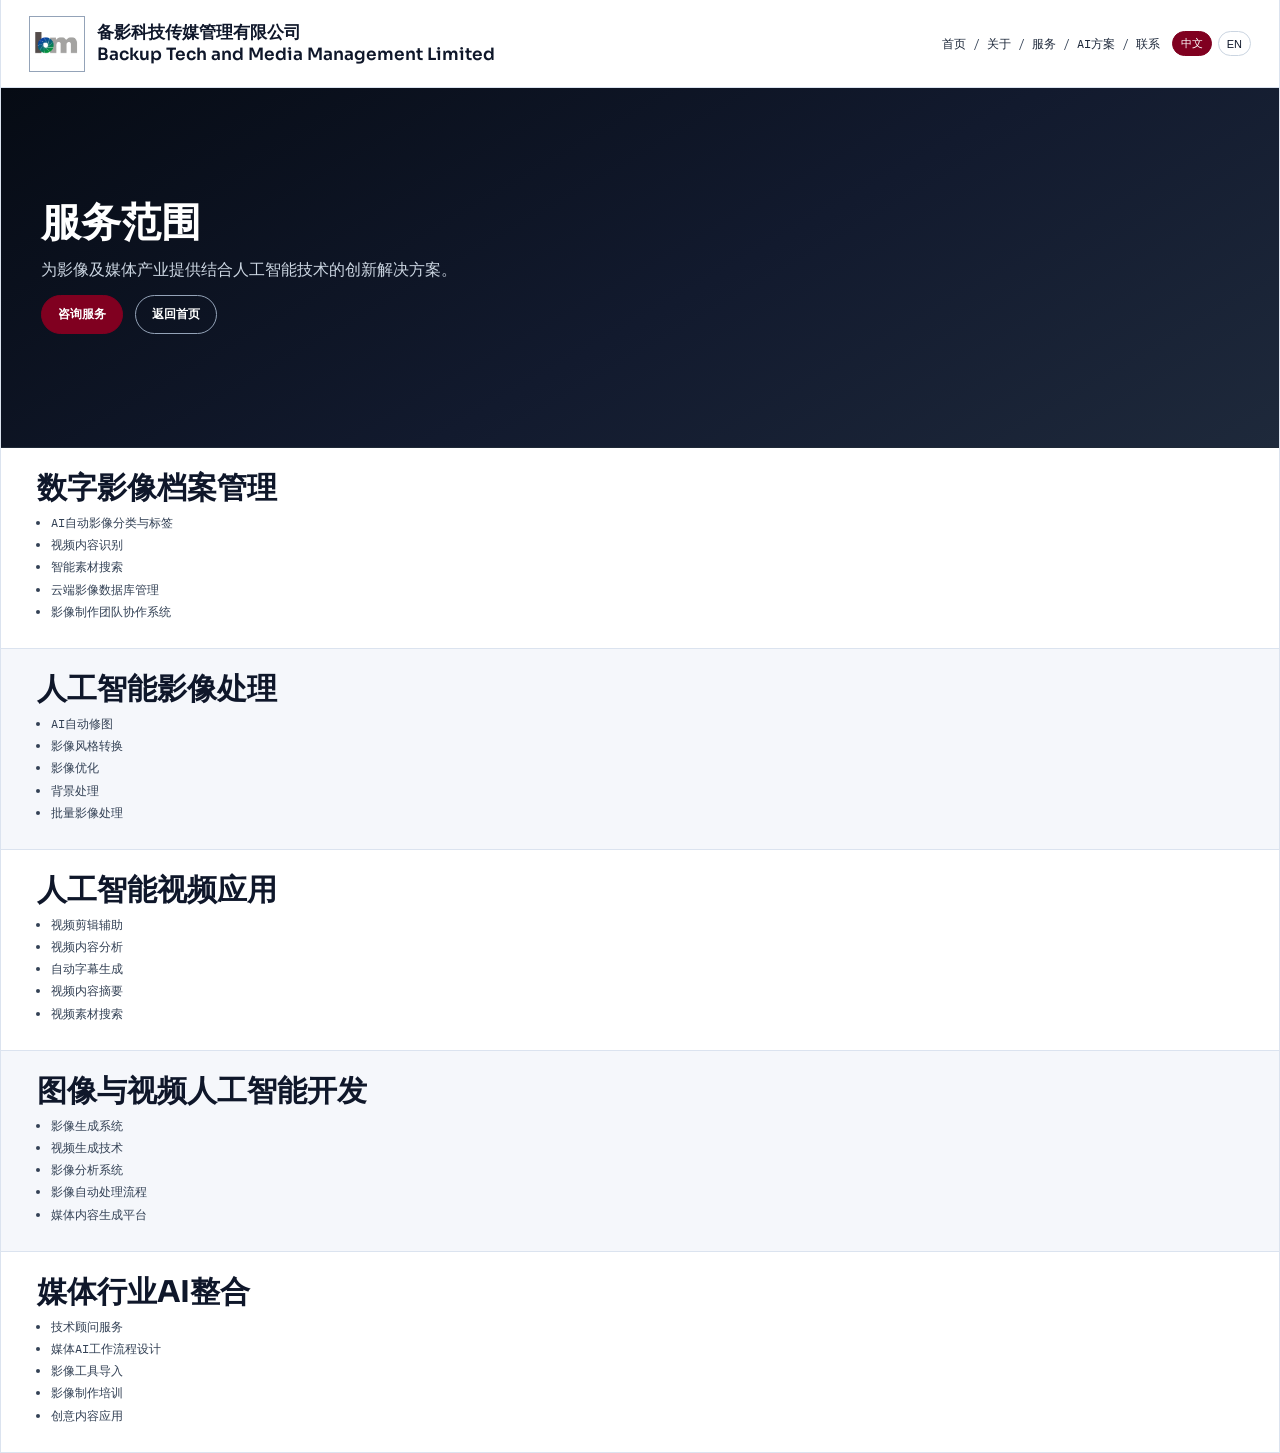
<file: services.html>
<!doctype html>
<html lang="zh-CN">
<head>
  <meta charset="utf-8" />
  <meta name="viewport" content="width=device-width,initial-scale=1" />
  <title>服务 - Backup Tech</title>
  <link rel="preconnect" href="https://fonts.googleapis.com" />
  <link rel="preconnect" href="https://fonts.gstatic.com" crossorigin />
  <link href="https://fonts.googleapis.com/css2?family=Sora:wght@600&family=IBM+Plex+Mono:wght@400;500&display=swap" rel="stylesheet" />
  <link rel="stylesheet" href="./styles.css" />
</head>
<body>
  <div class="site">
    <header class="top">
      <div class="brand"><div class="logo-box"><img src="./logo.jpeg" alt="Backup Tech Logo" /></div><span data-i18n-key="brand"></span></div>
      <div class="top-right">
        <div class="menu"><a href="./index.html" data-i18n-key="nav_home"></a> / <a href="./about.html" data-i18n-key="nav_about"></a> / <a href="./services.html" data-i18n-key="nav_services"></a> / <a href="./ai-solutions.html" data-i18n-key="nav_ai"></a> / <a href="./contact-chatbot.html" data-i18n-key="nav_contact"></a></div>
        <div class="lang-toggle"><button class="lang-btn" type="button" data-lang-switch="zh">中文</button><button class="lang-btn" type="button" data-lang-switch="en">EN</button></div>
      </div>
    </header>

    <section class="hero"><h1 data-i18n-key="hero_title"></h1><p data-i18n-key="hero_sub"></p><div class="btns"><a class="btn primary" href="./contact-chatbot.html" data-i18n-key="hero_btn_1"></a><a class="btn secondary" href="./index.html" data-i18n-key="hero_btn_2"></a></div></section>

    <section class="sec white"><h2 data-i18n-key="s1_title"></h2><ul class="list"><li data-i18n-key="s1_l1"></li><li data-i18n-key="s1_l2"></li><li data-i18n-key="s1_l3"></li><li data-i18n-key="s1_l4"></li><li data-i18n-key="s1_l5"></li></ul></section>
    <section class="sec"><h2 data-i18n-key="s2_title"></h2><ul class="list"><li data-i18n-key="s2_l1"></li><li data-i18n-key="s2_l2"></li><li data-i18n-key="s2_l3"></li><li data-i18n-key="s2_l4"></li><li data-i18n-key="s2_l5"></li></ul></section>
    <section class="sec white"><h2 data-i18n-key="s3_title"></h2><ul class="list"><li data-i18n-key="s3_l1"></li><li data-i18n-key="s3_l2"></li><li data-i18n-key="s3_l3"></li><li data-i18n-key="s3_l4"></li><li data-i18n-key="s3_l5"></li></ul></section>
    <section class="sec"><h2 data-i18n-key="s4_title"></h2><ul class="list"><li data-i18n-key="s4_l1"></li><li data-i18n-key="s4_l2"></li><li data-i18n-key="s4_l3"></li><li data-i18n-key="s4_l4"></li><li data-i18n-key="s4_l5"></li></ul></section>
    <section class="sec white"><h2 data-i18n-key="s5_title"></h2><ul class="list"><li data-i18n-key="s5_l1"></li><li data-i18n-key="s5_l2"></li><li data-i18n-key="s5_l3"></li><li data-i18n-key="s5_l4"></li><li data-i18n-key="s5_l5"></li></ul></section>
  </div>

  <script>
    window.I18N = {
      zh: { __title:'服务 - Backup Tech', brand:'备影科技传媒管理有限公司<br>Backup Tech and Media Management Limited', nav_home:'首页', nav_about:'关于', nav_services:'服务', nav_ai:'AI方案', nav_contact:'联系', hero_title:'服务范围', hero_sub:'为影像及媒体产业提供结合人工智能技术的创新解决方案。', hero_btn_1:'咨询服务', hero_btn_2:'返回首页', s1_title:'数字影像档案管理', s1_l1:'AI自动影像分类与标签', s1_l2:'视频内容识别', s1_l3:'智能素材搜索', s1_l4:'云端影像数据库管理', s1_l5:'影像制作团队协作系统', s2_title:'人工智能影像处理', s2_l1:'AI自动修图', s2_l2:'影像风格转换', s2_l3:'影像优化', s2_l4:'背景处理', s2_l5:'批量影像处理', s3_title:'人工智能视频应用', s3_l1:'视频剪辑辅助', s3_l2:'视频内容分析', s3_l3:'自动字幕生成', s3_l4:'视频内容摘要', s3_l5:'视频素材搜索', s4_title:'图像与视频人工智能开发', s4_l1:'影像生成系统', s4_l2:'视频生成技术', s4_l3:'影像分析系统', s4_l4:'影像自动处理流程', s4_l5:'媒体内容生成平台', s5_title:'媒体行业AI整合', s5_l1:'技术顾问服务', s5_l2:'媒体AI工作流程设计', s5_l3:'影像工具导入', s5_l4:'影像制作培训', s5_l5:'创意内容应用' },
      en: { __title:'Services - Backup Tech', brand:'Backup Tech and Media Management Limited<br>备影科技传媒管理有限公司', nav_home:'Home', nav_about:'About', nav_services:'Services', nav_ai:'AI Solutions', nav_contact:'Contact', hero_title:'Services', hero_sub:'Innovative AI-powered solutions for visual media and production teams.', hero_btn_1:'Request Consultation', hero_btn_2:'Back to Home', s1_title:'Digital Media Asset Management', s1_l1:'AI auto-classification and tagging', s1_l2:'Video content recognition', s1_l3:'Intelligent media search', s1_l4:'Cloud media database management', s1_l5:'Team collaboration system', s2_title:'AI Image Processing', s2_l1:'Automatic retouching', s2_l2:'Style transfer', s2_l3:'Image enhancement', s2_l4:'Background processing', s2_l5:'Batch processing', s3_title:'AI Video Applications', s3_l1:'Editing assistance', s3_l2:'Video content analysis', s3_l3:'Auto subtitle generation', s3_l4:'Video summarization', s3_l5:'Video asset search', s4_title:'AI Development for Visual Media', s4_l1:'AI image generation systems', s4_l2:'AI video generation', s4_l3:'Visual analysis systems', s4_l4:'Automated processing workflows', s4_l5:'Media content generation platforms', s5_title:'AI Integration for Media Industry', s5_l1:'AI consulting services', s5_l2:'Media AI workflow design', s5_l3:'AI tool implementation', s5_l4:'AI production training', s5_l5:'AI creative applications' }
    };
  </script>
  <script src="./i18n.js"></script>
</body>
</html>
</file>
<file: styles.css>
:root {
  --bg: #f5f7fb;
  --panel: #ffffff;
  --ink: #0f172a;
  --muted: #64748b;
  --line: #dbe3ef;
  --hero: #0b1220;
  --cta: #800020;
}

* {
  box-sizing: border-box;
}

body {
  margin: 0;
  background: radial-gradient(circle at 15% 0%, #e8eefc 0, #f5f7fb 45%, #f5f7fb 100%);
  color: var(--ink);
  font-family: "IBM Plex Mono", monospace;
}

a {
  color: inherit;
  text-decoration: none;
}

.site {
  max-width: 1440px;
  margin: 0 auto;
  background: var(--bg);
  border-left: 1px solid var(--line);
  border-right: 1px solid var(--line);
}

.top {
  min-height: 88px;
  padding: 12px 28px;
  background: var(--panel);
  border-bottom: 1px solid var(--line);
  display: flex;
  align-items: center;
  justify-content: space-between;
  gap: 14px;
}

.top-right {
  display: flex;
  align-items: center;
  gap: 12px;
}

.brand {
  display: flex;
  align-items: center;
  gap: 12px;
  font-family: "Sora", sans-serif;
  font-weight: 600;
  font-size: 17px;
  line-height: 1.25;
}

.logo-box {
  width: 56px;
  height: 56px;
  border: 1px solid #94a3b8;
  background: #ffffff;
  overflow: hidden;
  flex-shrink: 0;
}

.logo-box img {
  width: 100%;
  height: 100%;
  object-fit: contain;
  display: block;
}

.menu {
  font-size: 12px;
  color: #334155;
  line-height: 1.6;
}

.menu a {
  color: #1e293b;
  border-bottom: 1px solid transparent;
}

.menu a:hover {
  border-bottom-color: #64748b;
}

.lang-toggle {
  display: flex;
  gap: 6px;
}

.lang-btn {
  border: 1px solid #cbd5e1;
  background: #fff;
  color: #0f172a;
  font-size: 11px;
  padding: 4px 8px;
  border-radius: 999px;
  cursor: pointer;
}

.lang-btn.active {
  background: #800020;
  border-color: #800020;
  color: #fff;
}

.hero {
  background: linear-gradient(150deg, #060b14 0%, #121a2e 55%, #1e293b 100%);
  color: #fff;
  padding: 42px 40px;
  min-height: 360px;
  display: flex;
  flex-direction: column;
  justify-content: center;
  gap: 14px;
  border-bottom: 1px solid #1f2937;
}

.hero h1 {
  margin: 0;
  font-family: "Sora", sans-serif;
  font-size: 40px;
  line-height: 1.08;
}

.hero p {
  margin: 0;
  color: #cbd5e1;
  line-height: 1.45;
  max-width: 980px;
}

.btns {
  display: flex;
  gap: 12px;
  flex-wrap: wrap;
}

.btn {
  display: inline-block;
  border-radius: 999px;
  border: 1px solid #94a3b8;
  padding: 10px 16px;
  font-size: 12px;
  font-family: "Sora", sans-serif;
  font-weight: 600;
  background: transparent;
  cursor: pointer;
}

.btn.primary {
  background: var(--cta);
  border-color: var(--cta);
  color: #fff;
}

.btn.secondary {
  color: #fff;
}

.btn.ghost {
  color: #0f172a;
  background: #eef2ff;
  border-color: #c7d2fe;
}

.sec {
  padding: 24px 36px;
  border-bottom: 1px solid var(--line);
}

.sec.white {
  background: var(--panel);
}

.sec h2 {
  margin: 0 0 8px;
  font-family: "Sora", sans-serif;
  font-size: 30px;
  line-height: 1.1;
}

.sub {
  margin: 0;
  font-size: 13px;
  color: var(--muted);
  line-height: 1.5;
}

.cards {
  margin-top: 14px;
  display: grid;
  grid-template-columns: repeat(3, minmax(0, 1fr));
  gap: 14px;
}

.grid2 {
  grid-template-columns: repeat(2, minmax(0, 1fr));
}

.card {
  min-height: 150px;
  background: #fff;
  border: 1px dashed #a9b7ca;
  padding: 12px;
}

.card h3 {
  margin: 0 0 8px;
  font-family: "Sora", sans-serif;
  font-size: 18px;
  line-height: 1.25;
}

.card p {
  margin: 0;
  font-size: 12px;
  color: #475569;
  line-height: 1.55;
}

.card-media {
  display: block;
  width: 100%;
  aspect-ratio: 16 / 9;
  object-fit: cover;
  margin-top: 10px;
  border: 1px solid #dbe3ef;
  border-radius: 8px;
}

.list {
  margin: 8px 0 0;
  padding-left: 14px;
  font-size: 12px;
  line-height: 1.6;
  color: #334155;
}

.list li {
  margin: 0 0 3px;
}

.chips {
  margin-top: 12px;
  display: flex;
  flex-wrap: wrap;
  gap: 8px;
}

.chip {
  border: 1px solid #cbd5e1;
  background: #f8fafc;
  padding: 6px 10px;
  border-radius: 999px;
  font-size: 11px;
}

button.chip {
  cursor: pointer;
}

.cta {
  background: #0f172a;
  color: #fff;
  padding: 22px 36px;
  display: flex;
  align-items: center;
  justify-content: space-between;
  gap: 16px;
  flex-wrap: wrap;
}

.cta h3 {
  margin: 0;
  font-family: "Sora", sans-serif;
  font-size: 30px;
  line-height: 1.15;
}

.chatbox {
  background: #f8fbff;
  border: 1px solid #c5d5ef;
  padding: 12px;
  min-height: 220px;
  max-height: 360px;
  overflow: auto;
}

.msg {
  border: 1px solid #dbe5f3;
  background: #fff;
  padding: 9px;
  font-size: 12px;
  line-height: 1.45;
  margin-bottom: 8px;
}

.form-grid {
  margin-top: 14px;
  display: grid;
  grid-template-columns: repeat(2, minmax(0, 1fr));
  gap: 10px;
}

.single-col {
  grid-template-columns: 1fr;
}

.input,
.textarea {
  width: 100%;
  border: 1px solid #cbd5e1;
  background: #fff;
  padding: 10px;
  min-height: 44px;
  font-size: 12px;
  color: #0f172a;
  font-family: "IBM Plex Mono", monospace;
}

.textarea {
  min-height: 96px;
  resize: vertical;
}

.full {
  grid-column: 1 / -1;
  min-height: 120px;
}

.chat-input-row {
  margin-top: 10px;
  display: grid;
  grid-template-columns: 1fr auto;
  gap: 8px;
  align-items: end;
}

.footer {
  min-height: 96px;
  background: #030712;
  color: #cbd5e1;
  padding: 18px 36px;
  display: flex;
  align-items: center;
  justify-content: space-between;
  gap: 10px;
  flex-wrap: wrap;
  font-size: 12px;
}

@media (max-width: 960px) {
  .top {
    flex-direction: column;
    align-items: flex-start;
  }

  .top-right {
    width: 100%;
    flex-direction: column;
    align-items: flex-start;
  }

  .menu {
    width: 100%;
  }

  .hero h1 {
    font-size: 30px;
  }

  .cards,
  .grid2,
  .form-grid,
  .chat-input-row {
    grid-template-columns: 1fr;
  }

  .top,
  .hero,
  .sec,
  .cta,
  .footer {
    padding-left: 20px;
    padding-right: 20px;
  }
}
</file>
